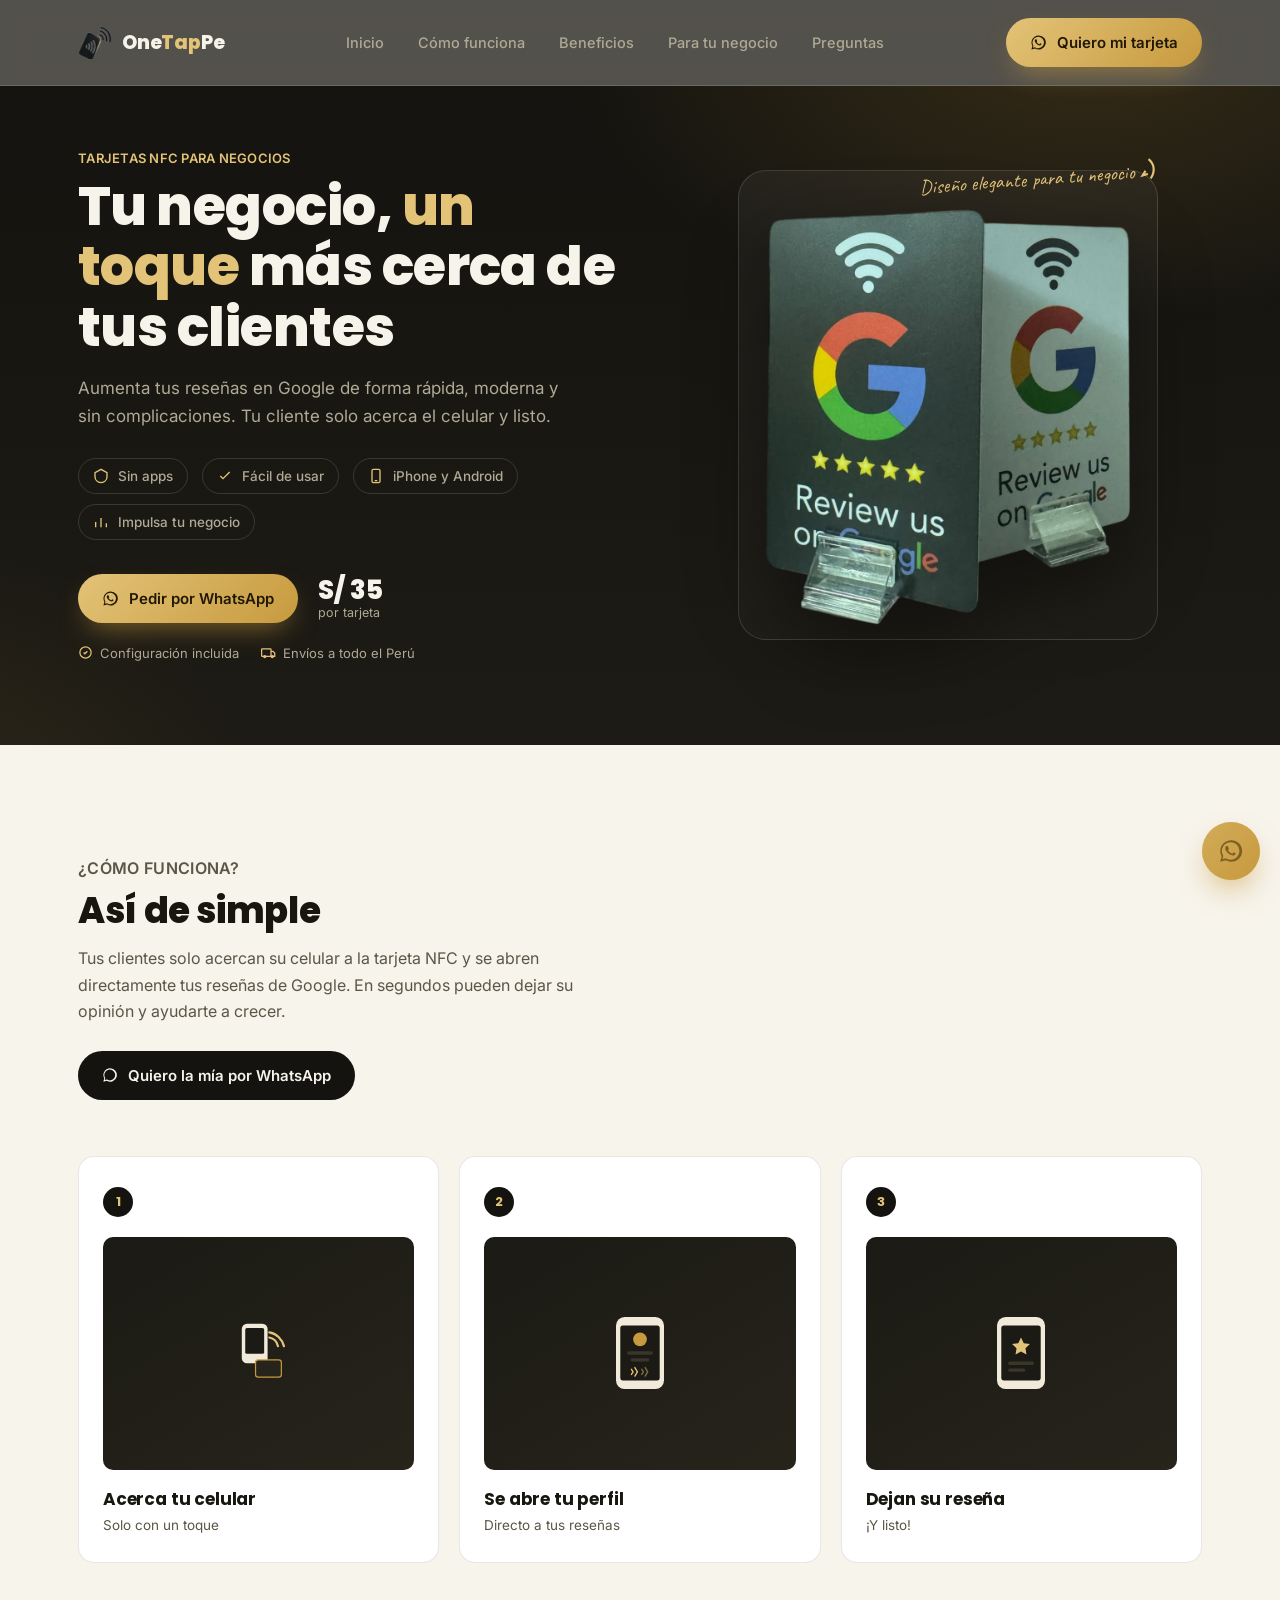
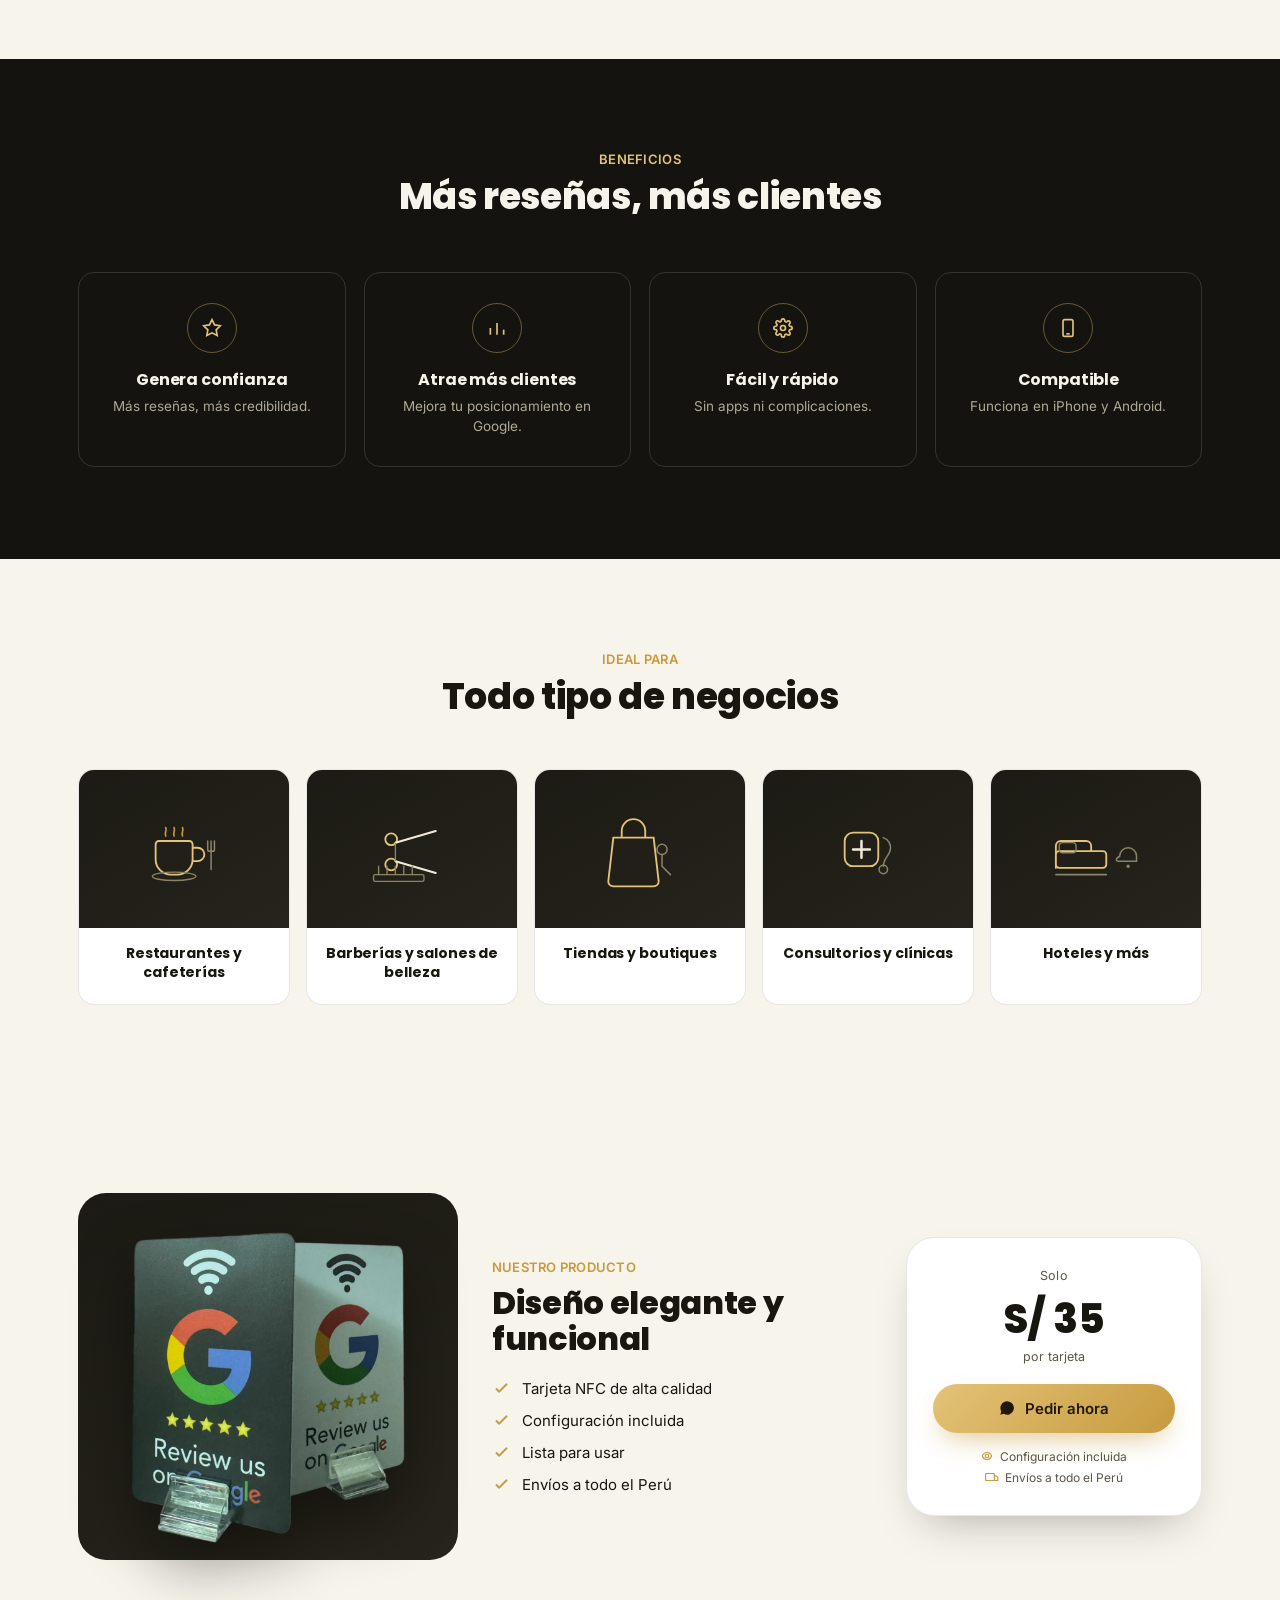
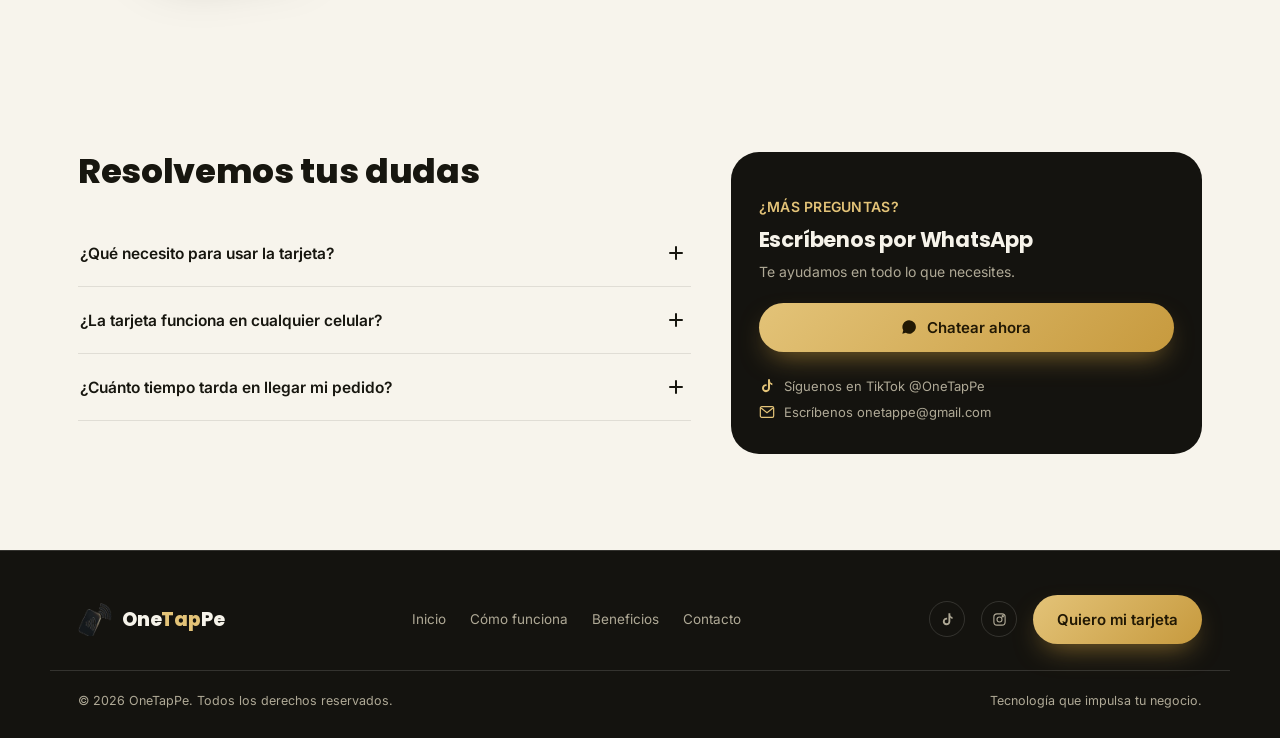
<file: onetappe-site/index.html>
<!DOCTYPE html>
<html lang="es">
<head>
<meta charset="UTF-8">
<meta name="viewport" content="width=device-width, initial-scale=1, viewport-fit=cover">
<title>OneTapPe — Tarjetas NFC para negocios</title>
<meta name="description" content="Tarjetas NFC para negocios. Tus clientes acercan el celular y dejan su reseña en Google al instante. Sin apps, sin complicaciones.">
<link rel="preconnect" href="https://fonts.googleapis.com">
<link rel="preconnect" href="https://fonts.gstatic.com" crossorigin>
<link href="https://fonts.googleapis.com/css2?family=Poppins:wght@600;700;800&family=Inter:wght@400;500;600;700&family=Caveat:wght@600&display=swap" rel="stylesheet">
<link rel="stylesheet" href="style.css">
</head>
<body>

<header class="site-header" id="siteHeader">
  <div class="wrap">
    <a href="#top" class="brand">
      <img src="assets/logo-icon.webp" alt="OneTapPe">
      <span class="wordmark">One<span>Tap</span>Pe</span>
    </a>
    <nav class="main-nav">
      <a href="#top">Inicio</a>
      <a href="#como-funciona">Cómo funciona</a>
      <a href="#beneficios">Beneficios</a>
      <a href="#negocio">Para tu negocio</a>
      <a href="#preguntas">Preguntas</a>
    </nav>
    <div class="header-actions">
      <a class="btn btn-gold" href="https://wa.me/51959190577?text=Hola%2C%20quiero%20pedir%20mi%20tarjeta%20NFC%20OneTapPe" target="_blank" rel="noopener">
        <svg width="17" height="17" viewBox="0 0 24 24" fill="currentColor"><path d="M12 2a10 10 0 0 0-8.6 15L2 22l5.2-1.4A10 10 0 1 0 12 2Zm0 18.1c-1.6 0-3.1-.4-4.5-1.2l-.3-.2-3.1.8.8-3-.2-.3A8.1 8.1 0 1 1 12 20.1Zm4.5-6c-.2-.1-1.5-.7-1.7-.8-.2-.1-.4-.1-.6.1-.2.2-.6.8-.8 1-.1.2-.3.2-.5.1-.2-.1-1.1-.4-2.1-1.3-.8-.7-1.3-1.6-1.5-1.8-.1-.2 0-.4.1-.5.1-.1.2-.3.4-.4.1-.1.2-.3.2-.4.1-.2 0-.3 0-.4 0-.1-.6-1.4-.8-1.9-.2-.5-.4-.4-.6-.4h-.5c-.2 0-.4.1-.6.3-.2.2-.8.8-.8 1.9s.8 2.2.9 2.4c.1.2 1.6 2.5 4 3.5.6.2 1 .4 1.3.5.5.2 1 .1 1.4.1.4-.1 1.5-.6 1.7-1.2.2-.6.2-1.1.1-1.2-.1-.1-.2-.2-.5-.3Z"/></svg>
        <span>Quiero mi tarjeta</span>
      </a>
      <button class="menu-toggle" id="menuToggle" aria-label="Abrir menú">
        <svg width="20" height="20" viewBox="0 0 24 24" fill="none" stroke="currentColor" stroke-width="2" stroke-linecap="round"><line x1="3" y1="6" x2="21" y2="6"/><line x1="3" y1="12" x2="21" y2="12"/><line x1="3" y1="18" x2="21" y2="18"/></svg>
      </button>
    </div>
  </div>
</header>

<div class="mobile-panel" id="mobilePanel">
  <a href="#top">Inicio</a>
  <a href="#como-funciona">Cómo funciona</a>
  <a href="#beneficios">Beneficios</a>
  <a href="#negocio">Para tu negocio</a>
  <a href="#preguntas">Preguntas</a>
  <a class="btn btn-gold" href="https://wa.me/51959190577?text=Hola%2C%20quiero%20pedir%20mi%20tarjeta%20NFC%20OneTapPe" target="_blank" rel="noopener">Quiero mi tarjeta</a>
</div>

<section class="hero" id="top">
  <div class="wrap">
    <div class="hero-copy reveal">
      <p class="eyebrow on-dark">TARJETAS NFC PARA NEGOCIOS</p>
      <h1>Tu negocio, <span class="accent">un toque</span> más cerca de tus clientes</h1>
      <p class="lead">Aumenta tus reseñas en Google de forma rápida, moderna y sin complicaciones. Tu cliente solo acerca el celular y listo.</p>

      <div class="badge-row">
        <span class="badge"><svg viewBox="0 0 24 24" fill="none" stroke="currentColor" stroke-width="2"><path d="M12 2 3 7v6c0 5 4 8.5 9 9 5-.5 9-4 9-9V7l-9-5Z"/></svg>Sin apps</span>
        <span class="badge"><svg viewBox="0 0 24 24" fill="none" stroke="currentColor" stroke-width="2"><path d="m5 12 4 4 10-10"/></svg>Fácil de usar</span>
        <span class="badge"><svg viewBox="0 0 24 24" fill="none" stroke="currentColor" stroke-width="2"><rect x="6" y="2" width="12" height="20" rx="2"/><line x1="10" y1="19" x2="14" y2="19"/></svg>iPhone y Android</span>
        <span class="badge"><svg viewBox="0 0 24 24" fill="none" stroke="currentColor" stroke-width="2"><line x1="4" y1="20" x2="4" y2="12"/><line x1="12" y1="20" x2="12" y2="6"/><line x1="20" y1="20" x2="20" y2="14"/></svg>Impulsa tu negocio</span>
      </div>

      <div class="hero-cta">
        <a class="btn btn-gold" href="https://wa.me/51959190577?text=Hola%2C%20quiero%20pedir%20mi%20tarjeta%20NFC%20OneTapPe" target="_blank" rel="noopener">
          <svg width="17" height="17" viewBox="0 0 24 24" fill="currentColor"><path d="M12 2a10 10 0 0 0-8.6 15L2 22l5.2-1.4A10 10 0 1 0 12 2Zm0 18.1c-1.6 0-3.1-.4-4.5-1.2l-.3-.2-3.1.8.8-3-.2-.3A8.1 8.1 0 1 1 12 20.1Zm4.5-6c-.2-.1-1.5-.7-1.7-.8-.2-.1-.4-.1-.6.1-.2.2-.6.8-.8 1-.1.2-.3.2-.5.1-.2-.1-1.1-.4-2.1-1.3-.8-.7-1.3-1.6-1.5-1.8-.1-.2 0-.4.1-.5.1-.1.2-.3.4-.4.1-.1.2-.3.2-.4.1-.2 0-.3 0-.4 0-.1-.6-1.4-.8-1.9-.2-.5-.4-.4-.6-.4h-.5c-.2 0-.4.1-.6.3-.2.2-.8.8-.8 1.9s.8 2.2.9 2.4c.1.2 1.6 2.5 4 3.5.6.2 1 .4 1.3.5.5.2 1 .1 1.4.1.4-.1 1.5-.6 1.7-1.2.2-.6.2-1.1.1-1.2-.1-.1-.2-.2-.5-.3Z"/></svg>
          <span>Pedir por WhatsApp</span>
        </a>
        <div class="price-tag">
          <span class="amount">S/ 35</span>
          <span class="unit">por tarjeta</span>
        </div>
      </div>

      <div class="hero-meta">
        <span><svg viewBox="0 0 24 24" fill="none" stroke="currentColor" stroke-width="2"><circle cx="12" cy="12" r="9"/><path d="m9 12 2 2 4-4"/></svg>Configuración incluida</span>
        <span><svg viewBox="0 0 24 24" fill="none" stroke="currentColor" stroke-width="2"><rect x="1" y="6" width="15" height="12" rx="1"/><path d="M16 10h3l3 3v5h-6"/><circle cx="6" cy="18.5" r="1.7"/><circle cx="18" cy="18.5" r="1.7"/></svg>Envíos a todo el Perú</span>
      </div>
    </div>

    <div class="hero-visual reveal">
      <div class="stage">
        <span class="hero-note">
          Diseño elegante para tu negocio
          <svg viewBox="0 0 24 24" fill="none" stroke="currentColor" stroke-width="2"><path d="M4 4c6 2 10 8 8 16"/><path d="m8 17-4 3 1-5"/></svg>
        </span>
        <img src="assets/product-cards.webp" alt="Tarjetas NFC OneTapPe con el diseño Review us on Google">
      </div>
    </div>
  </div>
</section>

<section class="how" id="como-funciona">
  <div class="wrap">
    <div class="head reveal">
      <p class="eyebrow">¿CÓMO FUNCIONA?</p>
      <h2>Así de simple</h2>
      <p>Tus clientes solo acercan su celular a la tarjeta NFC y se abren directamente tus reseñas de Google. En segundos pueden dejar su opinión y ayudarte a crecer.</p>
      <a class="btn btn-dark" href="https://wa.me/51959190577?text=Hola%2C%20quiero%20pedir%20mi%20tarjeta%20NFC%20OneTapPe" target="_blank" rel="noopener">
        <svg width="16" height="16" viewBox="0 0 24 24" fill="currentColor"><path d="M12 2a10 10 0 0 0-8.6 15L2 22l5.2-1.4A10 10 0 1 0 12 2Zm0 18.1c-1.6 0-3.1-.4-4.5-1.2l-.3-.2-3.1.8.8-3-.2-.3A8.1 8.1 0 1 1 12 20.1Z"/></svg>
        <span>Quiero la mía por WhatsApp</span>
      </a>
    </div>

    <div class="steps">
      <div class="step reveal">
        <div class="num">1</div>
        <div class="illus">
          <svg width="86" height="86" viewBox="0 0 100 100" fill="none">
            <rect x="30" y="16" width="30" height="46" rx="6" fill="#F1EADA"/>
            <rect x="34" y="21" width="22" height="30" rx="2" fill="#1B1A14"/>
            <path d="M62 32c5 1 9 5 10 10" stroke="#E3C378" stroke-width="2.6" stroke-linecap="round"/>
            <path d="M62 26c8 1 15 8 17 16" stroke="#E3C378" stroke-width="2.6" stroke-linecap="round"/>
            <rect x="46" y="58" width="30" height="20" rx="3" fill="#26241B" stroke="#C79A3E" stroke-width="1.4"/>
          </svg>
        </div>
        <h3>Acerca tu celular</h3>
        <p class="sub">Solo con un toque</p>
      </div>

      <div class="step reveal">
        <div class="num">2</div>
        <div class="illus">
          <svg width="72" height="86" viewBox="0 0 84 100" fill="none">
            <rect x="14" y="8" width="56" height="84" rx="10" fill="#F1EADA"/>
            <rect x="19" y="18" width="46" height="64" rx="3" fill="#1B1A14"/>
            <circle cx="42" cy="34" r="8" fill="#C79A3E"/>
            <rect x="27" y="48" width="30" height="4" rx="2" fill="#3A362A"/>
            <rect x="31" y="56" width="22" height="4" rx="2" fill="#3A362A"/>
            <g transform="translate(30,64)">
              <path d="M2 5 L4 8 L2 11 M6 3 L9 8 L6 13" stroke="#E3C378" stroke-width="1.6" fill="none" stroke-linecap="round" stroke-linejoin="round"/>
              <path d="M14 5 L16 8 L14 11 M18 3 L21 8 L18 13" stroke="#E3C378" stroke-width="1.6" fill="none" stroke-linecap="round" stroke-linejoin="round" opacity=".5"/>
            </g>
          </svg>
        </div>
        <h3>Se abre tu perfil</h3>
        <p class="sub">Directo a tus reseñas</p>
      </div>

      <div class="step reveal">
        <div class="num">3</div>
        <div class="illus">
          <svg width="72" height="86" viewBox="0 0 84 100" fill="none">
            <rect x="14" y="8" width="56" height="84" rx="10" fill="#F1EADA"/>
            <rect x="19" y="18" width="46" height="64" rx="3" fill="#1B1A14"/>
            <g transform="translate(28,32)">
              <path d="M14 0l3.2 6.5 7.2 1-5.2 5 1.2 7.2L14 16.3 7.6 19.7l1.2-7.2-5.2-5 7.2-1L14 0Z" fill="#E3C378"/>
            </g>
            <rect x="27" y="60" width="30" height="4" rx="2" fill="#3A362A"/>
            <rect x="27" y="68" width="20" height="4" rx="2" fill="#3A362A"/>
          </svg>
        </div>
        <h3>Dejan su reseña</h3>
        <p class="sub">¡Y listo!</p>
      </div>
    </div>
  </div>
</section>

<section class="benefits" id="beneficios">
  <div class="wrap">
    <div class="head reveal">
      <p class="eyebrow on-dark">BENEFICIOS</p>
      <h2>Más reseñas, más clientes</h2>
    </div>
    <div class="benefit-grid">
      <div class="benefit reveal">
        <div class="ic"><svg width="20" height="20" viewBox="0 0 24 24" fill="none" stroke="currentColor" stroke-width="2"><path d="m12 2 3.1 6.3 6.9 1-5 4.9 1.2 6.9L12 17.8 5.8 21.1 7 14.2 2 9.3l6.9-1L12 2Z"/></svg></div>
        <h3>Genera confianza</h3>
        <p>Más reseñas, más credibilidad.</p>
      </div>
      <div class="benefit reveal">
        <div class="ic"><svg width="20" height="20" viewBox="0 0 24 24" fill="none" stroke="currentColor" stroke-width="2"><line x1="4" y1="20" x2="4" y2="12"/><line x1="12" y1="20" x2="12" y2="6"/><line x1="20" y1="20" x2="20" y2="14"/></svg></div>
        <h3>Atrae más clientes</h3>
        <p>Mejora tu posicionamiento en Google.</p>
      </div>
      <div class="benefit reveal">
        <div class="ic"><svg width="20" height="20" viewBox="0 0 24 24" fill="none" stroke="currentColor" stroke-width="2"><circle cx="12" cy="12" r="3"/><path d="M19.4 15a1.7 1.7 0 0 0 .3 1.9l.1.1a2 2 0 1 1-2.8 2.8l-.1-.1a1.7 1.7 0 0 0-1.9-.3 1.7 1.7 0 0 0-1 1.5V21a2 2 0 1 1-4 0v-.1a1.7 1.7 0 0 0-1-1.6 1.7 1.7 0 0 0-1.9.3l-.1.1a2 2 0 1 1-2.8-2.8l.1-.1a1.7 1.7 0 0 0 .3-1.9 1.7 1.7 0 0 0-1.5-1H3a2 2 0 1 1 0-4h.1a1.7 1.7 0 0 0 1.6-1 1.7 1.7 0 0 0-.3-1.9l-.1-.1a2 2 0 1 1 2.8-2.8l.1.1a1.7 1.7 0 0 0 1.9.3H9a1.7 1.7 0 0 0 1-1.5V3a2 2 0 1 1 4 0v.1a1.7 1.7 0 0 0 1 1.5 1.7 1.7 0 0 0 1.9-.3l.1-.1a2 2 0 1 1 2.8 2.8l-.1.1a1.7 1.7 0 0 0-.3 1.9V9a1.7 1.7 0 0 0 1.5 1H21a2 2 0 1 1 0 4h-.1a1.7 1.7 0 0 0-1.5 1Z"/></svg></div>
        <h3>Fácil y rápido</h3>
        <p>Sin apps ni complicaciones.</p>
      </div>
      <div class="benefit reveal">
        <div class="ic"><svg width="20" height="20" viewBox="0 0 24 24" fill="none" stroke="currentColor" stroke-width="2"><rect x="6" y="2" width="12" height="20" rx="2"/><line x1="10" y1="19" x2="14" y2="19"/></svg></div>
        <h3>Compatible</h3>
        <p>Funciona en iPhone y Android.</p>
      </div>
    </div>
  </div>
</section>

<section class="audiences" id="negocio">
  <div class="wrap">
    <div class="head reveal">
      <p class="eyebrow">IDEAL PARA</p>
      <h2>Todo tipo de negocios</h2>
    </div>
    <div class="aud-grid">
      <div class="aud reveal">
        <div class="scene">
          <svg viewBox="0 0 160 120" fill="none">
            <path d="M50 50h36a4 4 0 0 1 4 4v18a18 18 0 0 1-18 18h-8a18 18 0 0 1-18-18V54a4 4 0 0 1 4-4Z" fill="#211F17" stroke="#E3C378" stroke-width="2.2"/>
            <path d="M90 58h6a8 8 0 0 1 0 16h-6" stroke="#E3C378" stroke-width="2.2"/>
            <ellipse cx="68" cy="92" rx="26" ry="5" stroke="#8B8368" stroke-width="1.6"/>
            <path d="M58 44c-2-4 2-6 0-10M68 44c-2-4 2-6 0-10M78 44c-2-4 2-6 0-10" stroke="#C79A3E" stroke-width="2" stroke-linecap="round"/>
            <path d="M112 50v34M108 50v10c0 3 4 3 4 0V50M116 50v10c0 3-4 3-4 0V50" stroke="#8B8368" stroke-width="1.8" stroke-linecap="round"/>
          </svg>
        </div>
        <div class="label"><h3>Restaurantes y cafeterías</h3></div>
      </div>
      <div class="aud reveal">
        <div class="scene">
          <svg viewBox="0 0 160 120" fill="none">
            <circle cx="55" cy="48" r="7" stroke="#E3C378" stroke-width="2.2"/>
            <circle cx="55" cy="78" r="7" stroke="#E3C378" stroke-width="2.2"/>
            <path d="M60 52 108 38M60 74 108 88" stroke="#F1EADA" stroke-width="2.4" stroke-linecap="round"/>
            <path d="M60 52 60 74" stroke="#8B8368" stroke-width="1.6"/>
            <rect x="34" y="90" width="60" height="8" rx="2" stroke="#8B8368" stroke-width="1.6"/>
            <path d="M40 90v-10M50 90v-10M60 90v-10M70 90v-10M80 90v-10" stroke="#8B8368" stroke-width="1.6" stroke-linecap="round"/>
          </svg>
        </div>
        <div class="label"><h3>Barberías y salones de belleza</h3></div>
      </div>
      <div class="aud reveal">
        <div class="scene">
          <svg viewBox="0 0 160 120" fill="none">
            <path d="M48 46h48l6 52a6 6 0 0 1-6 6H48a6 6 0 0 1-6-6l6-52Z" fill="#211F17" stroke="#E3C378" stroke-width="2.2"/>
            <path d="M58 46v-8a14 14 0 0 1 28 0v8" stroke="#E3C378" stroke-width="2.2"/>
            <circle cx="106" cy="60" r="6" stroke="#8B8368" stroke-width="1.8"/>
            <path d="M106 66v14l10 10" stroke="#8B8368" stroke-width="1.8" stroke-linecap="round"/>
          </svg>
        </div>
        <div class="label"><h3>Tiendas y boutiques</h3></div>
      </div>
      <div class="aud reveal">
        <div class="scene">
          <svg viewBox="0 0 160 120" fill="none">
            <rect x="52" y="40" width="40" height="40" rx="10" fill="#211F17" stroke="#E3C378" stroke-width="2.2"/>
            <path d="M72 50v20M62 60h20" stroke="#F1EADA" stroke-width="3" stroke-linecap="round"/>
            <path d="M98 46c6 2 10 8 8 16-2 6-8 10-8 18" stroke="#8B8368" stroke-width="1.8" stroke-linecap="round"/>
            <circle cx="98" cy="84" r="5" stroke="#8B8368" stroke-width="1.8"/>
          </svg>
        </div>
        <div class="label"><h3>Consultorios y clínicas</h3></div>
      </div>
      <div class="aud reveal">
        <div class="scene">
          <svg viewBox="0 0 160 120" fill="none">
            <path d="M32 82V56a6 6 0 0 1 6-6h30a6 6 0 0 1 6 6v6" stroke="#E3C378" stroke-width="2.2" stroke-linecap="round"/>
            <rect x="32" y="62" width="60" height="20" rx="4" fill="#211F17" stroke="#E3C378" stroke-width="2.2"/>
            <rect x="36" y="52" width="20" height="12" rx="4" stroke="#8B8368" stroke-width="1.6"/>
            <path d="M32 90h60" stroke="#8B8368" stroke-width="2" stroke-linecap="round"/>
            <path d="M108 68a10 10 0 0 1 20 0v6H106a2 2 0 0 1-2-2c0-2 2-2 4-4Z" stroke="#8B8368" stroke-width="1.8"/>
            <circle cx="118" cy="80" r="2" fill="#8B8368"/>
          </svg>
        </div>
        <div class="label"><h3>Hoteles y más</h3></div>
      </div>
    </div>
  </div>
</section>

<section class="product">
  <div class="wrap">
    <div class="product-img reveal">
      <img src="assets/product-cards.webp" alt="Diseño de la tarjeta NFC OneTapPe">
    </div>
    <div class="product-copy reveal">
      <p class="eyebrow">NUESTRO PRODUCTO</p>
      <h2>Diseño elegante y funcional</h2>
      <ul class="check-list">
        <li><svg viewBox="0 0 24 24" fill="none" stroke="currentColor" stroke-width="2.4"><path d="m5 12 4 4 10-10"/></svg>Tarjeta NFC de alta calidad</li>
        <li><svg viewBox="0 0 24 24" fill="none" stroke="currentColor" stroke-width="2.4"><path d="m5 12 4 4 10-10"/></svg>Configuración incluida</li>
        <li><svg viewBox="0 0 24 24" fill="none" stroke="currentColor" stroke-width="2.4"><path d="m5 12 4 4 10-10"/></svg>Lista para usar</li>
        <li><svg viewBox="0 0 24 24" fill="none" stroke="currentColor" stroke-width="2.4"><path d="m5 12 4 4 10-10"/></svg>Envíos a todo el Perú</li>
      </ul>
    </div>
    <div class="price-card reveal">
      <div class="solo">Solo</div>
      <div class="big">S/ 35</div>
      <div class="per">por tarjeta</div>
      <a class="btn btn-gold" href="https://wa.me/51959190577?text=Hola%2C%20quiero%20pedir%20mi%20tarjeta%20NFC%20OneTapPe" target="_blank" rel="noopener">
        <svg width="16" height="16" viewBox="0 0 24 24" fill="currentColor"><path d="M12 2a10 10 0 0 0-8.6 15L2 22l5.2-1.4A10 10 0 1 0 12 2Z"/></svg>
        <span>Pedir ahora</span>
      </a>
      <div class="meta">
        <span><svg viewBox="0 0 24 24" fill="none" stroke="currentColor" stroke-width="2"><circle cx="12" cy="12" r="3"/><path d="M4 12c1.6-4 5-6 8-6s6.4 2 8 6c-1.6 4-5 6-8 6s-6.4-2-8-6Z"/></svg>Configuración incluida</span>
        <span><svg viewBox="0 0 24 24" fill="none" stroke="currentColor" stroke-width="2"><rect x="1" y="6" width="15" height="12" rx="1"/><path d="M16 10h3l3 3v5h-6"/></svg>Envíos a todo el Perú</span>
      </div>
    </div>
  </div>
</section>

<section class="faq" id="preguntas">
  <div class="wrap">
    <div>
      <h2 class="reveal">Resolvemos tus dudas</h2>
      <div class="faq-item reveal">
        <button class="faq-q" data-faq>
          <span>¿Qué necesito para usar la tarjeta?</span>
          <span class="plus"></span>
        </button>
        <div class="faq-a"><p>Nada más que tu celular. El cliente solo lo acerca a la tarjeta y se abre directo tu perfil de reseñas de Google, no hace falta descargar ninguna app.</p></div>
      </div>
      <div class="faq-item reveal">
        <button class="faq-q" data-faq>
          <span>¿La tarjeta funciona en cualquier celular?</span>
          <span class="plus"></span>
        </button>
        <div class="faq-a"><p>Funciona con iPhone y con Android que tengan NFC, que es la mayoría de los celulares actuales. En muchos modelos el NFC ya viene activado de fábrica.</p></div>
      </div>
      <div class="faq-item reveal">
        <button class="faq-q" data-faq>
          <span>¿Cuánto tiempo tarda en llegar mi pedido?</span>
          <span class="plus"></span>
        </button>
        <div class="faq-a"><p>Coordinamos el envío apenas confirmas tu pedido por WhatsApp. Escríbenos y te contamos el tiempo estimado según tu distrito o ciudad.</p></div>
      </div>
    </div>

    <div class="faq-side reveal">
      <p class="eyebrow">¿MÁS PREGUNTAS?</p>
      <h3>Escríbenos por WhatsApp</h3>
      <p>Te ayudamos en todo lo que necesites.</p>
      <a class="btn btn-gold" href="https://wa.me/51959190577?text=Hola%2C%20quiero%20pedir%20mi%20tarjeta%20NFC%20OneTapPe" target="_blank" rel="noopener">
        <svg width="16" height="16" viewBox="0 0 24 24" fill="currentColor"><path d="M12 2a10 10 0 0 0-8.6 15L2 22l5.2-1.4A10 10 0 1 0 12 2Z"/></svg>
        <span>Chatear ahora</span>
      </a>
      <div class="socials">
        <span><svg viewBox="0 0 24 24" fill="currentColor"><path d="M16.5 2h-3v13.2a3 3 0 1 1-2.1-2.9v-3a6 6 0 1 0 5.1 5.9V8.7A6.6 6.6 0 0 0 20 11V8a3.6 3.6 0 0 1-3.5-3.4V2Z"/></svg>Síguenos en TikTok @OneTapPe</span>
        <span><svg viewBox="0 0 24 24" fill="none" stroke="currentColor" stroke-width="1.8"><rect x="2" y="4" width="20" height="16" rx="2"/><path d="m3 6 9 7 9-7"/></svg>Escríbenos onetappe@gmail.com</span>
      </div>
    </div>
  </div>
</section>

<footer class="site-footer">
  <div class="wrap">
    <a href="#top" class="brand">
      <img src="assets/logo-icon.webp" alt="OneTapPe">
      <span class="wordmark">One<span>Tap</span>Pe</span>
    </a>
    <nav>
      <a href="#top">Inicio</a>
      <a href="#como-funciona">Cómo funciona</a>
      <a href="#beneficios">Beneficios</a>
      <a href="#preguntas">Contacto</a>
    </nav>
    <div class="foot-right">
      <a class="icon-btn" href="https://www.tiktok.com/@onetappe" target="_blank" rel="noopener" aria-label="TikTok"><svg width="15" height="15" viewBox="0 0 24 24" fill="currentColor"><path d="M16.5 2h-3v13.2a3 3 0 1 1-2.1-2.9v-3a6 6 0 1 0 5.1 5.9V8.7A6.6 6.6 0 0 0 20 11V8a3.6 3.6 0 0 1-3.5-3.4V2Z"/></svg></a>
      <a class="icon-btn" href="https://instagram.com/onetappe" target="_blank" rel="noopener" aria-label="Instagram"><svg width="15" height="15" viewBox="0 0 24 24" fill="none" stroke="currentColor" stroke-width="1.8"><rect x="3" y="3" width="18" height="18" rx="5"/><circle cx="12" cy="12" r="4"/><circle cx="17.2" cy="6.8" r="1"/></svg></a>
      <a class="btn btn-gold" href="https://wa.me/51959190577?text=Hola%2C%20quiero%20pedir%20mi%20tarjeta%20NFC%20OneTapPe" target="_blank" rel="noopener">Quiero mi tarjeta</a>
    </div>
  </div>
  <div class="foot-bottom">
    <span>© 2026 OneTapPe. Todos los derechos reservados.</span>
    <span>Tecnología que impulsa tu negocio.</span>
  </div>
</footer>

<a class="wa-float" href="https://wa.me/51959190577?text=Hola%2C%20quiero%20pedir%20mi%20tarjeta%20NFC%20OneTapPe" target="_blank" rel="noopener" aria-label="Escríbenos por WhatsApp">
  <svg width="26" height="26" viewBox="0 0 24 24" fill="currentColor"><path d="M12 2a10 10 0 0 0-8.6 15L2 22l5.2-1.4A10 10 0 1 0 12 2Zm0 18.1c-1.6 0-3.1-.4-4.5-1.2l-.3-.2-3.1.8.8-3-.2-.3A8.1 8.1 0 1 1 12 20.1Zm4.5-6c-.2-.1-1.5-.7-1.7-.8-.2-.1-.4-.1-.6.1-.2.2-.6.8-.8 1-.1.2-.3.2-.5.1-.2-.1-1.1-.4-2.1-1.3-.8-.7-1.3-1.6-1.5-1.8-.1-.2 0-.4.1-.5.1-.1.2-.3.4-.4.1-.1.2-.3.2-.4.1-.2 0-.3 0-.4 0-.1-.6-1.4-.8-1.9-.2-.5-.4-.4-.6-.4h-.5c-.2 0-.4.1-.6.3-.2.2-.8.8-.8 1.9s.8 2.2.9 2.4c.1.2 1.6 2.5 4 3.5.6.2 1 .4 1.3.5.5.2 1 .1 1.4.1.4-.1 1.5-.6 1.7-1.2.2-.6.2-1.1.1-1.2-.1-.1-.2-.2-.5-.3Z"/></svg>
</a>

<script src="script.js"></script>
</body>
</html>
</file>
<file: onetappe-site/style.css>
:root{
    --dark:#14130F;
    --dark-2:#1D1B15;
    --cream:#F7F4EC;
    --cream-2:#FFFFFF;
    --gold:#C79A3E;
    --gold-light:#E3C378;
    --ink:#17160F;
    --ink-soft:#5B5646;
    --line:rgba(23,22,15,.10);
    --line-dark:rgba(247,244,236,.14);
    --on-dark:#F6F3EA;
    --on-dark-soft:#AFA996;
    --radius-s:10px;
    --radius-m:16px;
    --radius-l:28px;
    --shadow:0 20px 45px -20px rgba(20,19,15,.35);
    --maxw:1180px;
    padding-top:env(safe-area-inset-top,0px);
    padding-bottom:env(safe-area-inset-bottom,0px);
    box-sizing:border-box;
  }
  *,*::before,*::after{box-sizing:inherit;margin:0;padding:0;}
  html{scroll-behavior:smooth;scroll-padding-top:calc(84px + env(safe-area-inset-top,0px));}
  body{
    font-family:'Inter',ui-sans-serif,system-ui,-apple-system,sans-serif;
    color:var(--ink);
    background:var(--cream);
    -webkit-font-smoothing:antialiased;
    overflow-x:hidden;
  }
  img{max-width:100%;display:block;}
  a{color:inherit;text-decoration:none;}
  ul{list-style:none;}
  button{font:inherit;cursor:pointer;border:none;background:none;color:inherit;}
  h1,h2,h3{font-family:'Poppins',ui-sans-serif,sans-serif;line-height:1.12;letter-spacing:-0.01em;}
  .wrap{max-width:var(--maxw);margin:0 auto;padding:0 28px;}
  section{position:relative;}
  .eyebrow{
    font-family:'Inter',sans-serif;font-weight:600;font-size:13px;
    color:var(--gold);letter-spacing:.02em;margin-bottom:10px;
  }
  .eyebrow.on-dark{color:var(--gold-light);}
  .btn{
    display:inline-flex;align-items:center;gap:10px;
    padding:15px 24px;border-radius:999px;
    font-weight:600;font-size:15px;
    transition:transform .25s cubic-bezier(.2,.8,.2,1), box-shadow .25s ease, background .2s ease;
    white-space:nowrap;
  }
  .btn svg{flex:none;}
  .btn-gold{
    background:linear-gradient(135deg,var(--gold-light),var(--gold));
    color:#211804;
    box-shadow:0 12px 28px -10px rgba(199,154,62,.65);
  }
  .btn-gold:hover{transform:translateY(-2px);box-shadow:0 16px 34px -10px rgba(199,154,62,.8);}
  .btn-dark{
    background:var(--dark);color:var(--on-dark);
  }
  .btn-dark:hover{background:#252217;transform:translateY(-2px);}
  .btn-ghost{
    border:1.5px solid var(--line-dark);color:var(--on-dark);
  }
  .btn-ghost:hover{background:rgba(247,244,236,.08);}

  /* ---------- Header ---------- */
  header.site-header{
    position:sticky;top:env(safe-area-inset-top,0px);left:0;right:0;z-index:100;
    background:rgba(20,19,15,.72);
    backdrop-filter:blur(14px) saturate(140%);
    -webkit-backdrop-filter:blur(14px) saturate(140%);
    border-bottom:1px solid var(--line-dark);
    transition:padding .25s ease, background .25s ease;
  }
  header.site-header .wrap{
    display:flex;align-items:center;justify-content:space-between;
    padding-top:18px;padding-bottom:18px;
    transition:padding .25s ease;
  }
  header.site-header.scrolled .wrap{padding-top:11px;padding-bottom:11px;}
  .brand{display:flex;align-items:center;gap:10px;}
  .brand img{width:34px;height:auto;}
  .brand .wordmark{
    font-family:'Poppins',sans-serif;font-weight:800;font-size:19px;color:var(--on-dark);
    letter-spacing:-0.01em;
  }
  .brand .wordmark span{color:var(--gold-light);}
  nav.main-nav{display:flex;align-items:center;gap:34px;}
  nav.main-nav a{
    font-size:14.5px;font-weight:500;color:var(--on-dark-soft);
    transition:color .2s ease;position:relative;
  }
  nav.main-nav a:hover{color:var(--on-dark);}
  .header-actions{display:flex;align-items:center;gap:22px;}
  .menu-toggle{display:none;width:42px;height:42px;border-radius:50%;align-items:center;justify-content:center;color:var(--on-dark);}
  .menu-toggle:hover{background:rgba(247,244,236,.08);}
  .mobile-panel{
    display:none;position:fixed;inset:0;z-index:99;background:var(--dark);
    padding:calc(88px + env(safe-area-inset-top,0px)) 28px 40px;
    transform:translateY(-8px);opacity:0;pointer-events:none;
    transition:opacity .25s ease, transform .25s ease;
  }
  .mobile-panel.open{opacity:1;transform:translateY(0);pointer-events:auto;}
  .mobile-panel a{
    display:block;font-family:'Poppins',sans-serif;font-size:26px;font-weight:600;
    color:var(--on-dark);padding:14px 0;border-bottom:1px solid var(--line-dark);
  }
  .mobile-panel .btn{margin-top:28px;width:100%;justify-content:center;}

  /* ---------- Hero ---------- */
  .hero{
    background:
      radial-gradient(ellipse 900px 500px at 85% -10%, rgba(199,154,62,.20), transparent 60%),
      radial-gradient(ellipse 700px 500px at -10% 110%, rgba(199,154,62,.10), transparent 55%),
      linear-gradient(180deg,var(--dark) 0%, var(--dark-2) 100%);
    color:var(--on-dark);
    padding:64px 0 84px;
    overflow:hidden;
  }
  .hero .wrap{
    display:grid;grid-template-columns:1.05fr .95fr;gap:54px;align-items:center;
  }
  .hero h1{font-size:clamp(34px,4.6vw,54px);font-weight:800;color:var(--on-dark);}
  .hero h1 .accent{color:var(--gold-light);}
  .hero p.lead{
    margin-top:18px;font-size:17px;line-height:1.6;color:var(--on-dark-soft);
    max-width:46ch;
  }
  .badge-row{display:flex;flex-wrap:wrap;gap:10px 14px;margin-top:28px;}
  .badge{
    display:flex;align-items:center;gap:9px;
    padding:9px 14px;border-radius:999px;
    border:1px solid var(--line-dark);
    font-size:13.5px;font-weight:500;color:var(--on-dark-soft);
  }
  .badge svg{width:16px;height:16px;flex:none;color:var(--gold-light);}
  .hero-cta{
    margin-top:34px;display:flex;align-items:center;gap:20px;flex-wrap:wrap;
  }
  .price-tag{display:flex;flex-direction:column;line-height:1.05;}
  .price-tag .amount{font-family:'Poppins',sans-serif;font-weight:800;font-size:26px;color:var(--on-dark);}
  .price-tag .unit{font-size:12.5px;color:var(--on-dark-soft);margin-top:2px;}
  .hero-meta{
    margin-top:22px;display:flex;gap:22px;flex-wrap:wrap;
    font-size:13px;color:var(--on-dark-soft);
  }
  .hero-meta span{display:flex;align-items:center;gap:7px;}
  .hero-meta svg{width:15px;height:15px;color:var(--gold-light);flex:none;}

  .hero-visual{position:relative;display:flex;justify-content:center;}
  .hero-visual .stage{
    position:relative;width:100%;max-width:420px;
    border-radius:var(--radius-l);
    background:linear-gradient(160deg, rgba(255,255,255,.05), rgba(255,255,255,.015));
    border:1px solid var(--line-dark);
    padding:34px 22px 10px;
    overflow:visible;
  }
  .hero-visual img{
    width:100%;filter:drop-shadow(0 30px 40px rgba(0,0,0,.45));
    animation:float 6s ease-in-out infinite;
  }
  .hero-note{
    position:absolute;top:-6px;right:-10px;
    font-family:'Caveat',cursive;font-size:20px;color:var(--gold-light);
    display:flex;align-items:center;gap:6px;transform:rotate(-4deg);
  }
  .hero-note svg{width:26px;height:26px;transform:rotate(24deg);}
  @keyframes float{
    0%,100%{transform:translateY(0px) rotate(0deg);}
    50%{transform:translateY(-11px) rotate(.6deg);}
  }
  @media (prefers-reduced-motion:reduce){
    .hero-visual img{animation:none;}
  }

  /* ---------- reveal ---------- */
  .reveal{opacity:0;transform:translateY(18px);transition:opacity .7s ease, transform .7s ease;}
  .reveal.in{opacity:1;transform:translateY(0);}

  /* ---------- How it works ---------- */
  .how{padding:96px 0;background:var(--cream);}
  .how .head{max-width:560px;}
  .how h2{font-size:clamp(26px,3.4vw,36px);font-weight:800;color:var(--ink);}
  .how p{margin-top:14px;color:var(--ink-soft);font-size:16px;line-height:1.65;max-width:52ch;}
  .how .head .btn{margin-top:26px;}
  .steps{
    margin-top:56px;display:grid;grid-template-columns:repeat(3,1fr);
    gap:20px;align-items:start;
  }
  .step{
    background:var(--cream-2);border:1px solid var(--line);border-radius:var(--radius-m);
    padding:30px 24px 26px;text-align:left;position:relative;
  }
  .step .num{
    width:30px;height:30px;border-radius:50%;
    background:var(--dark);color:var(--gold-light);
    display:flex;align-items:center;justify-content:center;
    font-family:'Poppins',sans-serif;font-weight:700;font-size:13px;
    margin-bottom:20px;
  }
  .step .illus{
    width:100%;aspect-ratio:4/3;border-radius:var(--radius-s);
    background:linear-gradient(150deg,#1B1A14,#26241B);
    display:flex;align-items:center;justify-content:center;
    margin-bottom:20px;overflow:hidden;
  }
  .step h3{font-size:17px;font-weight:700;color:var(--ink);}
  .step .sub{margin-top:5px;font-size:13.5px;color:var(--ink-soft);}
  .step-arrow{
    display:none;align-items:center;justify-content:center;color:var(--line);
  }

  /* ---------- Benefits (dark) ---------- */
  .benefits{background:var(--dark);color:var(--on-dark);padding:92px 0;}
  .benefits .head{max-width:600px;margin:0 auto;text-align:center;}
  .benefits h2{font-size:clamp(26px,3.4vw,36px);font-weight:800;color:var(--on-dark);}
  .benefit-grid{
    margin-top:54px;display:grid;grid-template-columns:repeat(4,1fr);gap:18px;
  }
  .benefit{
    padding:30px 20px;border-radius:var(--radius-m);
    border:1px solid var(--line-dark);text-align:center;
    transition:border-color .25s ease, transform .25s ease, background .25s ease;
  }
  .benefit:hover{border-color:rgba(227,195,120,.5);transform:translateY(-4px);background:rgba(247,244,236,.03);}
  .benefit .ic{
    width:50px;height:50px;border-radius:50%;margin:0 auto 18px;
    border:1px solid rgba(227,195,120,.4);
    display:flex;align-items:center;justify-content:center;color:var(--gold-light);
  }
  .benefit h3{font-size:16px;font-weight:700;color:var(--on-dark);}
  .benefit p{margin-top:7px;font-size:13.5px;color:var(--on-dark-soft);line-height:1.5;}

  /* ---------- Audiences ---------- */
  .audiences{padding:92px 0;background:var(--cream);}
  .audiences .head{max-width:560px;margin:0 auto;text-align:center;}
  .audiences h2{font-size:clamp(26px,3.4vw,36px);font-weight:800;}
  .aud-grid{
    margin-top:52px;display:grid;grid-template-columns:repeat(5,1fr);gap:16px;
  }
  .aud{
    background:var(--cream-2);border:1px solid var(--line);border-radius:var(--radius-m);
    text-align:center;transition:transform .25s ease, box-shadow .25s ease;overflow:hidden;
  }
  .aud:hover{transform:translateY(-4px);box-shadow:var(--shadow);}
  .aud .scene{
    width:100%;aspect-ratio:4/3;
    background:linear-gradient(150deg,#1B1A14,#26241B);
    display:flex;align-items:center;justify-content:center;
  }
  .aud .scene svg{width:64%;height:64%;}
  .aud .label{padding:16px 14px 22px;}
  .aud h3{font-size:14px;font-weight:700;line-height:1.35;}

  /* ---------- Product ---------- */
  .product{padding:96px 0;background:var(--cream);}
  .product .wrap{
    display:grid;grid-template-columns:1fr 1fr .78fr;gap:34px;align-items:center;
  }
  .product-img{
    background:linear-gradient(160deg,#1B1A14,#26241B);
    border-radius:var(--radius-l);padding:36px 26px 14px;
  }
  .product-img img{width:100%;max-width:280px;margin:0 auto;filter:drop-shadow(0 26px 30px rgba(0,0,0,.4));}
  .product-copy .eyebrow{color:var(--gold);}
  .product-copy h2{font-size:clamp(24px,3vw,32px);font-weight:800;}
  .check-list{margin-top:22px;display:flex;flex-direction:column;gap:13px;}
  .check-list li{display:flex;align-items:center;gap:11px;font-size:15px;color:var(--ink);}
  .check-list svg{width:19px;height:19px;color:var(--gold);flex:none;}
  .price-card{
    background:var(--cream-2);border:1px solid var(--line);border-radius:var(--radius-l);
    padding:30px 26px;text-align:center;box-shadow:var(--shadow);
  }
  .price-card .solo{font-size:12.5px;color:var(--ink-soft);letter-spacing:.02em;}
  .price-card .big{font-family:'Poppins',sans-serif;font-weight:800;font-size:40px;margin-top:6px;}
  .price-card .per{font-size:12.5px;color:var(--ink-soft);margin-bottom:20px;}
  .price-card .btn{width:100%;justify-content:center;margin-bottom:16px;}
  .price-card .meta{font-size:12px;color:var(--ink-soft);display:flex;flex-direction:column;gap:6px;}
  .price-card .meta span{display:flex;align-items:center;justify-content:center;gap:6px;}
  .price-card .meta svg{width:14px;height:14px;color:var(--gold);}

  /* ---------- FAQ ---------- */
  .faq{padding:96px 0;background:var(--cream);}
  .faq .wrap{display:grid;grid-template-columns:1.3fr 1fr;gap:40px;align-items:start;}
  .faq h2{font-size:clamp(26px,3.4vw,34px);font-weight:800;margin-bottom:30px;}
  .faq-item{border-bottom:1px solid var(--line);}
  .faq-q{
    width:100%;display:flex;align-items:center;justify-content:space-between;
    padding:20px 2px;text-align:left;font-size:15.5px;font-weight:600;color:var(--ink);
  }
  .faq-q .plus{
    width:26px;height:26px;flex:none;position:relative;
  }
  .faq-q .plus::before,.faq-q .plus::after{
    content:'';position:absolute;background:var(--ink);border-radius:2px;
    top:50%;left:50%;transform:translate(-50%,-50%);
    transition:transform .3s ease, opacity .3s ease;
  }
  .faq-q .plus::before{width:14px;height:2px;}
  .faq-q .plus::after{width:2px;height:14px;}
  .faq-item.open .plus::after{transform:translate(-50%,-50%) rotate(90deg);opacity:0;}
  .faq-a{max-height:0;overflow:hidden;transition:max-height .35s ease;}
  .faq-a p{padding:0 2px 20px;font-size:14.5px;color:var(--ink-soft);line-height:1.6;max-width:56ch;}
  .faq-side{
    background:var(--dark);color:var(--on-dark);border-radius:var(--radius-l);
    padding:34px 28px;
  }
  .faq-side .eyebrow{color:var(--gold-light);}
  .faq-side h3{font-family:'Poppins',sans-serif;font-weight:700;font-size:21px;}
  .faq-side p{margin-top:10px;font-size:14px;color:var(--on-dark-soft);line-height:1.55;}
  .faq-side .btn{margin-top:20px;width:100%;justify-content:center;}
  .faq-side .socials{margin-top:26px;display:flex;flex-direction:column;gap:10px;font-size:13px;color:var(--on-dark-soft);}
  .faq-side .socials span{display:flex;align-items:center;gap:9px;}
  .faq-side .socials svg{width:16px;height:16px;color:var(--gold-light);flex:none;}

  /* ---------- Footer ---------- */
  footer.site-footer{background:var(--dark);color:var(--on-dark-soft);padding:44px 0 calc(30px + env(safe-area-inset-bottom,0px));border-top:1px solid var(--line-dark);}
  footer .wrap{display:flex;align-items:center;justify-content:space-between;flex-wrap:wrap;gap:22px;}
  footer .brand .wordmark{color:var(--on-dark);}
  footer nav{display:flex;gap:24px;flex-wrap:wrap;font-size:13.5px;}
  footer nav a:hover{color:var(--on-dark);}
  .foot-right{display:flex;align-items:center;gap:16px;}
  .icon-btn{
    width:36px;height:36px;border-radius:50%;border:1px solid var(--line-dark);
    display:flex;align-items:center;justify-content:center;transition:border-color .2s ease, color .2s ease;
  }
  .icon-btn:hover{border-color:var(--gold-light);color:var(--gold-light);}
  .foot-bottom{
    max-width:var(--maxw);margin:26px auto 0;padding:22px 28px 0;
    border-top:1px solid var(--line-dark);
    display:flex;justify-content:space-between;flex-wrap:wrap;gap:8px;
    font-size:12.5px;
  }

  /* ---------- Floating WhatsApp ---------- */
  .wa-float{
    position:fixed;right:20px;bottom:calc(20px + env(safe-area-inset-bottom,0px));z-index:90;
    width:58px;height:58px;border-radius:50%;
    background:linear-gradient(135deg,var(--gold-light),var(--gold));
    display:flex;align-items:center;justify-content:center;
    box-shadow:0 14px 30px -8px rgba(199,154,62,.7);
    color:#211804;
  }
  .wa-float::before{
    content:'';position:absolute;inset:0;border-radius:50%;
    background:var(--gold);opacity:.55;animation:pulse 2.4s ease-out infinite;
  }
  @keyframes pulse{
    0%{transform:scale(1);opacity:.5;}
    100%{transform:scale(1.7);opacity:0;}
  }
  @media (prefers-reduced-motion:reduce){.wa-float::before{animation:none;}}

  /* ---------- Responsive ---------- */
  @media (max-width:980px){
    nav.main-nav{display:none;}
    .menu-toggle{display:flex;}
    .hero .wrap{grid-template-columns:1fr;}
    .hero-visual{order:-1;max-width:360px;margin:0 auto 8px;}
    .steps{grid-template-columns:1fr;}
    .benefit-grid{grid-template-columns:repeat(2,1fr);}
    .aud-grid{grid-template-columns:repeat(3,1fr);}
    .product .wrap{grid-template-columns:1fr;}
    .product-img{max-width:320px;margin:0 auto;}
    .price-card{max-width:340px;margin:0 auto;}
    .faq .wrap{grid-template-columns:1fr;}
  }
  @media (max-width:600px){
    .wrap{padding:0 20px;}
    .aud-grid{grid-template-columns:repeat(2,1fr);}
    .hero{padding:40px 0 60px;}
    .how,.benefits,.audiences,.product,.faq{padding:64px 0;}
    footer .wrap{flex-direction:column;align-items:flex-start;}
    .badge-row{gap:8px 10px;}
    .badge{font-size:12.5px;padding:8px 12px;}
  }
</file>
